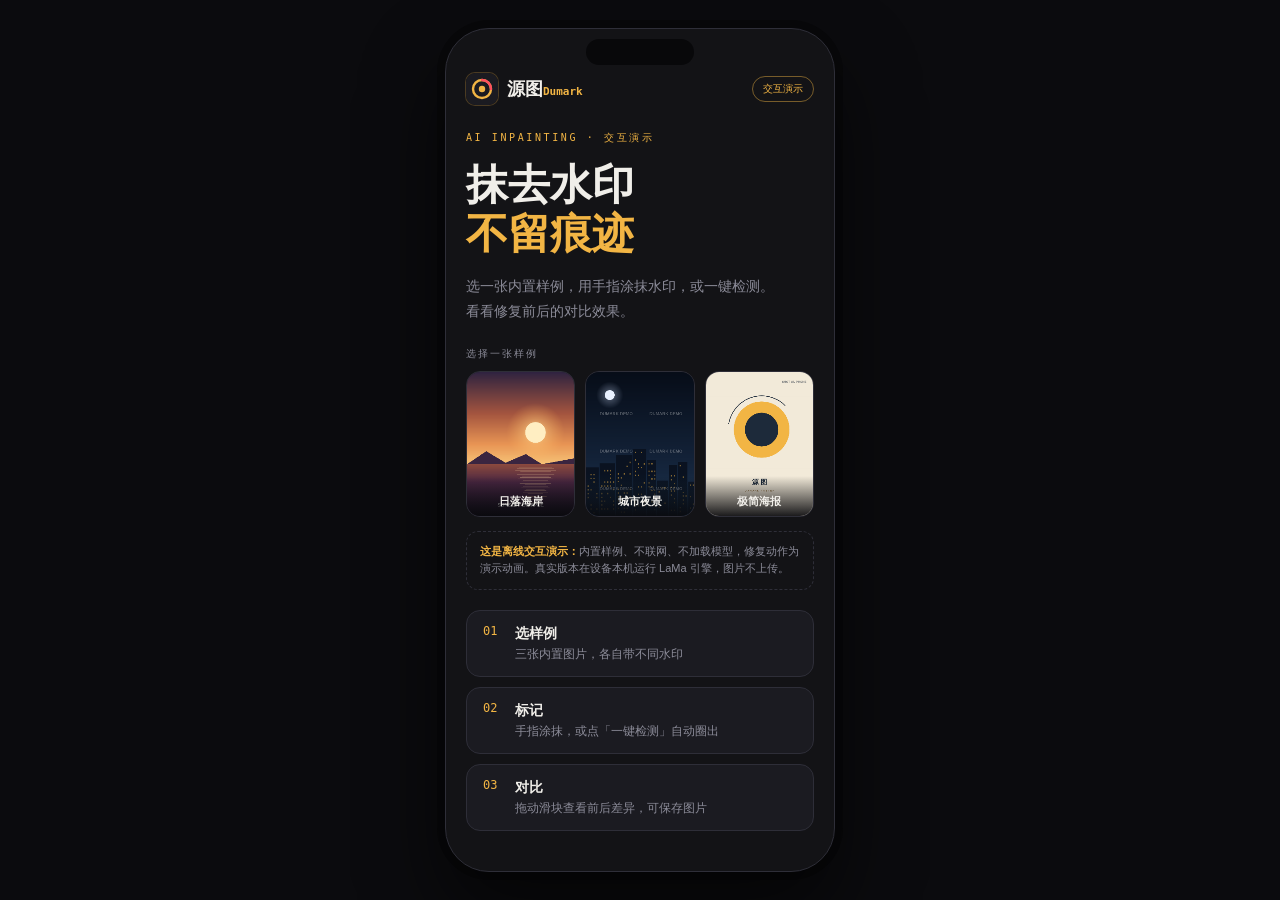
<file: dumark-demo.html>
<!DOCTYPE html>
<html lang="zh-CN">
<head>
<meta charset="UTF-8">
<meta name="viewport" content="width=device-width, initial-scale=1.0, maximum-scale=1.0, user-scalable=no, viewport-fit=cover">
<title>源图 Dumark · 交互演示</title>
<meta name="description" content="源图 Dumark 手机版交互演示：选样例、涂抹水印、查看修复前后对比。单文件离线可分享。">
<link rel="icon" href="data:image/svg+xml,%3Csvg xmlns='http://www.w3.org/2000/svg' viewBox='0 0 32 32'%3E%3Crect width='32' height='32' rx='9' fill='%23131316'/%3E%3Ccircle cx='16' cy='16' r='9' fill='none' stroke='%23f2b544' stroke-width='2.4'/%3E%3Ccircle cx='16' cy='16' r='3.2' fill='%23f2b544'/%3E%3Cpath d='M16 7a9 9 0 0 1 9 9' stroke='%23ff4f5e' stroke-width='2.4' fill='none' stroke-linecap='round'/%3E%3C/svg%3E">
<style>
:root {
  --bg:#131316; --surface:#1b1b21; --surface2:#222229; --border:#2e2e38;
  --text:#f0eee9; --muted:#8b8b98; --accent:#f2b544; --accent-deep:#d99a22;
  --mask:#ff4f5e; --ok:#3ddc97;
  --serif:"Noto Serif SC","Source Han Serif SC","Songti SC","SimSun",serif;
  --sans:-apple-system,"PingFang SC","Microsoft YaHei","Noto Sans SC",sans-serif;
  --mono:"SFMono-Regular",Consolas,"Space Mono",monospace;
}
*{box-sizing:border-box;margin:0;padding:0;-webkit-tap-highlight-color:transparent}
html,body{height:100%}
body{background:#0b0b0e;color:var(--text);font-family:var(--sans);display:flex;align-items:center;justify-content:center;overflow:hidden}
.hidden{display:none!important}
button{font-family:var(--sans);color:inherit;cursor:pointer}

/* 手机壳 */
.phone{position:relative;width:390px;height:844px;max-height:calc(100vh - 32px);background:var(--bg);border:1px solid var(--border);border-radius:44px;box-shadow:0 40px 80px rgba(0,0,0,.6),0 0 0 8px #08080a;overflow:hidden}
.phone::before{content:"";position:absolute;top:10px;left:50%;transform:translateX(-50%);width:108px;height:26px;background:#08080a;border-radius:14px;z-index:90}
.app{position:relative;width:100%;height:100%;overflow:hidden}
@media (max-width:600px),(max-height:700px){
  body{display:block;background:var(--bg)}
  .phone{width:100%;height:100dvh;max-height:none;border:none;border-radius:0;box-shadow:none}
  .phone::before{display:none}
}

/* 屏幕 */
.screen{position:absolute;inset:0;display:none;flex-direction:column}
.screen.active{display:flex;animation:fade .28s cubic-bezier(.2,.8,.2,1)}
@keyframes fade{from{opacity:0;transform:translateY(10px)}to{opacity:1;transform:none}}

/* 首页 */
.mhead{display:flex;align-items:center;justify-content:space-between;padding:44px 20px 12px;flex-shrink:0}
.brand{display:flex;align-items:center;gap:9px;font-weight:700;font-size:18px}
.brand svg{width:32px;height:32px;border-radius:9px;box-shadow:0 0 0 1px rgba(242,181,68,.25)}
.brand em{font-style:normal;font-family:var(--mono);font-size:11px;color:var(--accent)}
.pill{font-family:var(--mono);font-size:10px;color:var(--accent);border:1px solid rgba(242,181,68,.45);border-radius:999px;padding:5px 10px}
.scroll{flex:1;overflow-y:auto;-webkit-overflow-scrolling:touch;padding:14px 20px calc(26px + env(safe-area-inset-bottom))}
.kicker{font-family:var(--mono);font-size:10px;letter-spacing:.26em;color:var(--accent);margin-bottom:16px}
.mtitle{font-family:var(--serif);font-weight:900;font-size:42px;line-height:1.16}
.mtitle span{color:var(--accent)}
.msub{margin-top:16px;color:var(--muted);font-size:14px;line-height:1.75}
.sec-label{font-family:var(--mono);font-size:10px;letter-spacing:.2em;color:var(--muted);text-transform:uppercase;margin:24px 0 10px}
.samples{display:grid;grid-template-columns:repeat(3,1fr);gap:10px}
.sample{position:relative;padding:0;border:1px solid var(--border);border-radius:14px;overflow:hidden;background:var(--surface);transition:transform .12s,border-color .15s}
.sample:active{transform:scale(.96);border-color:var(--accent)}
.sample canvas{display:block;width:100%;aspect-ratio:3/4;object-fit:cover}
.sample span{position:absolute;left:0;right:0;bottom:0;padding:18px 8px 7px;font-size:11px;font-weight:700;text-align:center;background:linear-gradient(transparent,rgba(9,9,12,.92))}
.note{margin-top:14px;padding:11px 13px;border:1px dashed var(--border);border-radius:12px;font-size:11px;color:var(--muted);line-height:1.6}
.note b{color:var(--accent);font-weight:700}
.steps{list-style:none;counter-reset:s;margin-top:20px;display:flex;flex-direction:column;gap:10px}
.steps li{counter-increment:s;position:relative;padding:13px 16px 13px 48px;background:var(--surface);border:1px solid var(--border);border-radius:14px}
.steps li::before{content:"0"counter(s);position:absolute;left:16px;top:13px;font-family:var(--mono);font-size:12px;color:var(--accent)}
.steps li b{font-size:14px}
.steps li span{display:block;color:var(--muted);font-size:12px;margin-top:3px}

/* 编辑器 */
.ebar{display:flex;align-items:center;justify-content:space-between;padding:46px 14px 10px;flex-shrink:0;gap:8px}
.ebar-title{font-size:14px;font-weight:700}
.ebar-actions{display:flex;gap:6px}
.icon-btn{width:38px;height:38px;display:grid;place-items:center;background:var(--surface);border:1px solid var(--border);border-radius:12px;color:var(--text);cursor:pointer}
.icon-btn:active{background:var(--surface2);border-color:var(--accent)}
.icon-btn svg{width:19px;height:19px}
.stage{position:relative;flex:1;min-height:0;margin:0 10px;border:1px solid var(--border);border-radius:16px;overflow:hidden;touch-action:none;
  background:linear-gradient(45deg,#1a1a1f 25%,transparent 25%) -12px 0,linear-gradient(-45deg,#1a1a1f 25%,transparent 25%) -12px 0,
  linear-gradient(45deg,transparent 75%,#1a1a1f 75%),linear-gradient(-45deg,transparent 75%,#1a1a1f 75%);
  background-size:24px 24px;background-color:#151518}
.stage canvas{position:absolute;top:50%;left:50%;transform:translate(-50%,-50%)}
#maskCanvas{opacity:.55}
#cursorCanvas{pointer-events:none;z-index:5}
.toolbar{flex-shrink:0;padding:14px 16px calc(14px + env(safe-area-inset-bottom));background:var(--surface);border-top:1px solid var(--border);border-radius:18px 18px 0 0;margin-top:10px}
.tool-row{display:flex;align-items:center;gap:8px;margin-bottom:10px}
.tool{padding:8px 16px;border-radius:10px;border:1px solid var(--border);background:var(--surface2);color:var(--muted);font-size:13px;font-weight:700}
.tool.active{background:var(--accent);border-color:var(--accent);color:#131316}
.size-row{flex:1;display:flex;align-items:center;gap:8px}
.size-row b{font-family:var(--mono);font-size:11px;min-width:22px;text-align:right}
input[type=range]{flex:1;appearance:none;height:4px;background:var(--border);border-radius:2px;outline:none}
input[type=range]::-webkit-slider-thumb{appearance:none;width:18px;height:18px;border-radius:50%;background:var(--accent)}
.action-row{display:flex;gap:10px}
.btn-primary,.btn-ghost{flex:1;padding:14px 0;border-radius:12px;font-size:15px;font-weight:700;border:1px solid transparent}
.btn-primary{background:var(--accent);color:#131316}
.btn-primary:active{background:var(--accent-deep)}
.btn-primary:disabled{background:var(--border);color:var(--muted);cursor:not-allowed}
.btn-ghost{background:transparent;border-color:var(--border);color:var(--text)}
.btn-ghost:active{border-color:var(--accent);color:var(--accent)}
.hint{margin-top:10px;font-size:11px;color:var(--muted);text-align:center;line-height:1.5}
.hint.ok{color:var(--ok)}
.hint.err{color:var(--mask)}

/* 加载 */
.loading{position:absolute;inset:0;z-index:60;display:flex;align-items:center;justify-content:center;background:rgba(10,10,13,.66);backdrop-filter:blur(3px)}
.loading-box{width:240px;padding:20px;background:var(--surface);border:1px solid var(--border);border-radius:14px}
.bar{height:4px;border-radius:2px;background:var(--border);overflow:hidden}
.bar i{display:block;height:100%;width:0;background:var(--accent);transition:width .2s}
.loading-box p{margin-top:12px;font-family:var(--mono);font-size:11px;color:var(--muted);text-align:center}

/* 结果 */
.result{position:absolute;inset:0;z-index:40;display:flex;flex-direction:column;justify-content:center;padding:92px 18px calc(26px + env(safe-area-inset-bottom));background:rgba(13,13,16,.95);backdrop-filter:blur(8px)}
.result-head{text-align:center;margin-bottom:18px}
.result-head h2{font-family:var(--serif);font-weight:900;font-size:27px;margin-top:10px}
.result-sub{margin-top:8px;font-size:12px;color:var(--muted)}
.cmp{--clip:50%;position:relative;width:100%;max-height:52vh;margin:0 auto;border-radius:16px;overflow:hidden;border:1px solid var(--border);background:#0e0e11;touch-action:none}
.cmp canvas{position:absolute;inset:0;width:100%;height:100%;object-fit:contain}
.cmp-after{position:absolute;inset:0;clip-path:inset(0 0 0 var(--clip))}
.cmp-handle{position:absolute;top:0;bottom:0;left:var(--clip);width:2px;background:var(--accent);pointer-events:none}
.cmp-handle span{position:absolute;top:50%;left:50%;transform:translate(-50%,-50%);width:34px;height:34px;border-radius:50%;background:var(--accent);box-shadow:0 4px 14px rgba(0,0,0,.5)}
.cmp-handle span::before{content:"◂ ▸";position:absolute;inset:0;display:grid;place-items:center;font-size:10px;color:#131316;letter-spacing:-1px}
.cmp-tag{position:absolute;bottom:10px;font-family:var(--mono);font-size:9px;letter-spacing:.12em;padding:4px 8px;border-radius:6px;background:rgba(0,0,0,.55)}
.cmp-tag.left{left:10px}
.cmp-tag.right{right:10px;color:var(--accent)}
.result-actions{display:flex;gap:10px;margin-top:20px}
.result-actions .btn-primary,.result-actions .btn-ghost{padding:15px 0}
</style>
</head>
<body>
<div class="phone">
  <div class="app">

    <!-- 首页 -->
    <section class="screen active" id="screenHome">
      <header class="mhead">
        <div class="brand">
          <svg viewBox="0 0 32 32" aria-hidden="true"><rect width="32" height="32" rx="9" fill="#1b1b21"/><circle cx="16" cy="16" r="9" fill="none" stroke="#f2b544" stroke-width="2.4"/><circle cx="16" cy="16" r="3.2" fill="#f2b544"/><path d="M16 7a9 9 0 0 1 9 9" stroke="#ff4f5e" stroke-width="2.4" fill="none" stroke-linecap="round"/></svg>
          <span>源图<em>Dumark</em></span>
        </div>
        <span class="pill">交互演示</span>
      </header>

      <div class="scroll">
        <p class="kicker">AI INPAINTING · 交互演示</p>
        <h1 class="mtitle">抹去水印<br><span>不留痕迹</span></h1>
        <p class="msub">选一张内置样例，用手指涂抹水印，或一键检测。<br>看看修复前后的对比效果。</p>

        <p class="sec-label">选择一张样例</p>
        <div class="samples" id="samples"></div>

        <div class="note">
          <b>这是离线交互演示：</b>内置样例、不联网、不加载模型，修复动作为演示动画。真实版本在设备本机运行 LaMa 引擎，图片不上传。
        </div>

        <ol class="steps">
          <li><b>选样例</b><span>三张内置图片，各自带不同水印</span></li>
          <li><b>标记</b><span>手指涂抹，或点「一键检测」自动圈出</span></li>
          <li><b>对比</b><span>拖动滑块查看前后差异，可保存图片</span></li>
        </ol>
      </div>
    </section>

    <!-- 编辑器 -->
    <section class="screen" id="screenEditor">
      <header class="ebar">
        <button class="icon-btn" id="btnBack" aria-label="返回">
          <svg viewBox="0 0 24 24" fill="none" stroke="currentColor" stroke-width="2"><path d="M15 5l-7 7 7 7"/></svg>
        </button>
        <p class="ebar-title" id="editorTitle">涂抹水印</p>
        <div class="ebar-actions">
          <button class="icon-btn" id="btnUndo" aria-label="撤销">
            <svg viewBox="0 0 24 24" fill="none" stroke="currentColor" stroke-width="2"><path d="M9 7L4 12l5 5"/><path d="M4 12h9a6 6 0 010 12h-1"/></svg>
          </button>
          <button class="icon-btn" id="btnClear" aria-label="清空">
            <svg viewBox="0 0 24 24" fill="none" stroke="currentColor" stroke-width="2"><path d="M4 7h16M9 7V4h6v3m-8 0l1 13h8l1-13"/></svg>
          </button>
        </div>
      </header>

      <div class="stage" id="stage">
        <canvas id="imgCanvas"></canvas>
        <canvas id="maskCanvas"></canvas>
        <canvas id="cursorCanvas"></canvas>
      </div>

      <div class="toolbar">
        <div class="tool-row">
          <button class="tool active" id="btnBrush">画笔</button>
          <button class="tool" id="btnEraser">橡皮</button>
          <div class="size-row">
            <input type="range" id="brushSize" min="24" max="140" value="64" aria-label="笔刷大小">
            <b id="sizeVal">64</b>
          </div>
        </div>
        <div class="action-row">
          <button class="btn-ghost" id="btnDetect">✦ 一键检测</button>
          <button class="btn-primary" id="btnRepair" disabled>开始修复</button>
        </div>
        <p class="hint" id="hint">用手指涂抹水印区域，或点「一键检测」</p>
      </div>

      <div class="loading hidden" id="loading">
        <div class="loading-box">
          <div class="bar"><i id="progressFill"></i></div>
          <p id="loadingText">正在修复…</p>
        </div>
      </div>

      <div class="result hidden" id="result">
        <div class="result-head">
          <p class="kicker" style="margin:0">RESULT · 演示效果</p>
          <h2>水印已修复</h2>
          <p class="result-sub" id="resultSub">左右拖动滑块，对比修复前后</p>
        </div>
        <div class="cmp" id="cmp">
          <canvas id="cmpOrig"></canvas>
          <div class="cmp-after" id="cmpAfter"><canvas id="cmpAfterCanvas"></canvas></div>
          <div class="cmp-handle"><span></span></div>
          <span class="cmp-tag left">修复前</span>
          <span class="cmp-tag right">修复后</span>
        </div>
        <div class="result-actions">
          <button class="btn-primary" id="btnSave">保存图片</button>
          <button class="btn-ghost" id="btnAgain">换一张样例</button>
        </div>
      </div>
    </section>

  </div>
</div>

<script>
/* 源图 Dumark · 单文件交互演示
 * 内置三张样例（干净底图 + 带水印图），修复过程为演示动画；
 * 不加载模型、不联网，可直接分享该 HTML 文件。
 */
(function () {
  'use strict';
  var W = 960, H = 1280;

  var el = {
    home: document.getElementById('screenHome'),
    editor: document.getElementById('screenEditor'),
    samples: document.getElementById('samples'),
    stage: document.getElementById('stage'),
    img: document.getElementById('imgCanvas'),
    mask: document.getElementById('maskCanvas'),
    cursor: document.getElementById('cursorCanvas'),
    title: document.getElementById('editorTitle'),
    hint: document.getElementById('hint'),
    brushSize: document.getElementById('brushSize'),
    sizeVal: document.getElementById('sizeVal'),
    repair: document.getElementById('btnRepair'),
    loading: document.getElementById('loading'),
    progress: document.getElementById('progressFill'),
    loadingText: document.getElementById('loadingText'),
    result: document.getElementById('result'),
    resultSub: document.getElementById('resultSub'),
    cmp: document.getElementById('cmp'),
    cmpOrig: document.getElementById('cmpOrig'),
    cmpAfter: document.getElementById('cmpAfterCanvas'),
  };
  var imgCtx = el.img.getContext('2d', { willReadFrequently: true });
  var maskCtx = el.mask.getContext('2d', { willReadFrequently: true });
  var curCtx = el.cursor.getContext('2d');

  var state = {
    sample: null, mode: 'brush', brush: 64, painting: false, last: null,
    undo: [], busy: false, resultCanvas: null, scale: 1
  };

  /* ── 样例生成 ── */
  function newCanvas(w, h) {
    var c = document.createElement('canvas');
    c.width = w; c.height = h;
    return c;
  }
  function copyCanvas(src) {
    var c = newCanvas(src.width, src.height);
    c.getContext('2d').drawImage(src, 0, 0);
    return c;
  }
  function watermarkText(ctx, text, x, y, size, alpha) {
    ctx.save();
    ctx.globalAlpha = alpha;
    ctx.fillStyle = '#ffffff';
    ctx.font = 'bold ' + size + 'px "Microsoft YaHei", sans-serif';
    ctx.textAlign = 'center';
    ctx.shadowColor = 'rgba(0,0,0,.35)';
    ctx.shadowBlur = 6;
    ctx.fillText(text, x, y);
    var w = ctx.measureText(text).width;
    ctx.restore();
    return { x: Math.round(x - w / 2) - 14, y: Math.round(y - size) - 8, w: Math.round(w) + 28, h: Math.round(size * 1.35) + 12 };
  }

  function sceneSunset() {
    var clean = newCanvas(W, H), ctx = clean.getContext('2d');
    var sky = ctx.createLinearGradient(0, 0, 0, H * 0.64);
    sky.addColorStop(0, '#2f2340');
    sky.addColorStop(0.45, '#a4553f');
    sky.addColorStop(0.78, '#e89454');
    sky.addColorStop(1, '#f7c377');
    ctx.fillStyle = sky; ctx.fillRect(0, 0, W, H * 0.64);
    var glow = ctx.createRadialGradient(W * 0.64, H * 0.42, 10, W * 0.64, H * 0.42, 260);
    glow.addColorStop(0, 'rgba(255,232,170,.95)');
    glow.addColorStop(0.4, 'rgba(255,200,120,.45)');
    glow.addColorStop(1, 'rgba(255,180,90,0)');
    ctx.fillStyle = glow; ctx.fillRect(0, H * 0.1, W, H * 0.55);
    ctx.fillStyle = '#ffeec2';
    ctx.beginPath(); ctx.arc(W * 0.64, H * 0.42, 92, 0, Math.PI * 2); ctx.fill();
    ctx.fillStyle = '#3a2540';
    ctx.beginPath();
    ctx.moveTo(0, H * 0.64);
    ctx.lineTo(W * 0.18, H * 0.55); ctx.lineTo(W * 0.36, H * 0.63);
    ctx.lineTo(W * 0.55, H * 0.57); ctx.lineTo(W * 0.7, H * 0.64);
    ctx.lineTo(W, H * 0.6); ctx.lineTo(W, H * 0.64); ctx.closePath(); ctx.fill();
    var sea = ctx.createLinearGradient(0, H * 0.64, 0, H);
    sea.addColorStop(0, '#8c4a3e');
    sea.addColorStop(0.35, '#4a2742');
    sea.addColorStop(1, '#20182c');
    ctx.fillStyle = sea; ctx.fillRect(0, H * 0.64, W, H * 0.36);
    ctx.save();
    ctx.globalAlpha = 0.35; ctx.fillStyle = '#ffd9a0';
    for (var i = 0; i < 26; i++) {
      var y = H * 0.66 + i * 13;
      var w = 300 - i * 9 + (i % 3) * 40;
      ctx.fillRect(W * 0.64 - w / 2, y, w, 4);
    }
    ctx.restore();
    return clean;
  }

  function sceneCity() {
    var clean = newCanvas(W, H), ctx = clean.getContext('2d');
    var bg = ctx.createLinearGradient(0, 0, 0, H);
    bg.addColorStop(0, '#070d18');
    bg.addColorStop(0.6, '#132238');
    bg.addColorStop(1, '#1d3450');
    ctx.fillStyle = bg; ctx.fillRect(0, 0, W, H);
    var moon = ctx.createRadialGradient(W * 0.22, H * 0.16, 4, W * 0.22, H * 0.16, 120);
    moon.addColorStop(0, 'rgba(232,240,255,.95)');
    moon.addColorStop(0.35, 'rgba(210,225,255,.25)');
    moon.addColorStop(1, 'rgba(200,220,255,0)');
    ctx.fillStyle = moon; ctx.fillRect(0, 0, W * 0.45, H * 0.4);
    ctx.fillStyle = '#e9f1ff';
    ctx.beginPath(); ctx.arc(W * 0.22, H * 0.16, 44, 0, Math.PI * 2); ctx.fill();
    var x = 0, seed = 7;
    while (x < W) {
      seed = (seed * 9301 + 49297) % 233280;
      var bw = 70 + (seed / 233280) * 90;
      seed = (seed * 9301 + 49297) % 233280;
      var bh = 220 + (seed / 233280) * 380;
      var top = H - bh;
      ctx.fillStyle = '#0a1220';
      ctx.fillRect(x, top, bw, bh);
      ctx.fillStyle = 'rgba(242,181,68,.55)';
      for (var wy = top + 24; wy < H - 30; wy += 34) {
        for (var wx = x + 14; wx < x + bw - 10; wx += 26) {
          seed = (seed * 9301 + 49297) % 233280;
          if (seed / 233280 > 0.55) ctx.fillRect(wx, wy, 10, 13);
        }
      }
      x += bw + 8;
    }
    var fog = ctx.createLinearGradient(0, H * 0.7, 0, H);
    fog.addColorStop(0, 'rgba(30,60,90,0)');
    fog.addColorStop(1, 'rgba(30,70,110,.45)');
    ctx.fillStyle = fog; ctx.fillRect(0, H * 0.7, W, H * 0.3);
    return clean;
  }

  function scenePoster() {
    var clean = newCanvas(W, H), ctx = clean.getContext('2d');
    ctx.fillStyle = '#f2ead9'; ctx.fillRect(0, 0, W, H);
    ctx.strokeStyle = 'rgba(28,38,52,.1)'; ctx.lineWidth = 2;
    for (var i = 1; i < 6; i++) {
      ctx.beginPath(); ctx.moveTo(0, H * i / 6); ctx.lineTo(W, H * i / 6); ctx.stroke();
      ctx.beginPath(); ctx.moveTo(W * i / 6, 0); ctx.lineTo(W * i / 6, H); ctx.stroke();
    }
    ctx.fillStyle = '#f2b544';
    ctx.beginPath(); ctx.arc(W * 0.52, H * 0.4, 250, 0, Math.PI * 2); ctx.fill();
    ctx.fillStyle = '#1d2a3a';
    ctx.beginPath(); ctx.arc(W * 0.52, H * 0.4, 150, 0, Math.PI * 2); ctx.fill();
    ctx.strokeStyle = '#1d2a3a'; ctx.lineWidth = 6;
    ctx.beginPath(); ctx.arc(W * 0.52, H * 0.4, 300, Math.PI * 1.05, Math.PI * 1.75); ctx.stroke();
    ctx.fillStyle = '#1d2a3a';
    ctx.font = '900 60px "Noto Serif SC","Songti SC",serif';
    ctx.textAlign = 'center';
    ctx.fillText('源 图', W * 0.5, H * 0.78);
    ctx.fillStyle = '#8b6a3a';
    ctx.font = '500 22px "Microsoft YaHei",sans-serif';
    ctx.fillText('D U M A R K   P O S T E R', W * 0.5, H * 0.83);
    return clean;
  }

  function buildSamples() {
    var defs = [
      {
        key: 'sunset', name: '日落海岸', kind: '文字水印',
        scene: sceneSunset,
        marks: function (ctx) {
          return [watermarkText(ctx, 'SUNSET · SAMPLE', W / 2, H * 0.935, 46, 0.88)];
        }
      },
      {
        key: 'city', name: '城市夜景', kind: '平铺水印',
        scene: sceneCity,
        marks: function (ctx) {
          var out = [], rows = [H * 0.3, H * 0.56, H * 0.82];
          for (var r = 0; r < rows.length; r++) {
            for (var c = 0; c < 2; c++) {
              out.push(watermarkText(ctx, 'DUMARK DEMO', W * (0.28 + c * 0.46), rows[r], 38, 0.28));
            }
          }
          return out;
        }
      },
      {
        key: 'poster', name: '极简海报', kind: '角标水印',
        scene: scenePoster,
        marks: function (ctx) {
          var m = watermarkText(ctx, '© DUMARK 2026', W * 0.5, H * 0.955, 34, 0.6);
          ctx.save();
          ctx.globalAlpha = 0.5; ctx.fillStyle = '#1d2a3a';
          ctx.font = 'bold 26px "Microsoft YaHei",sans-serif'; ctx.textAlign = 'right';
          ctx.fillText('SHOT ON PHONE', W - 60, 96);
          ctx.restore();
          var w2 = 330, h2 = 54;
          return [m, { x: W - 60 - w2, y: 96 - 34, w: w2, h: h2 }];
        }
      }
    ];

    return defs.map(function (d) {
      var clean = d.scene();
      var painted = copyCanvas(clean);
      var marks = d.marks(painted.getContext('2d'));
      return { key: d.key, name: d.name, kind: d.kind, clean: clean, painted: painted, marks: marks };
    });
  }

  var samples = buildSamples();

  /* 首页样例卡片 */
  samples.forEach(function (s) {
    var btn = document.createElement('button');
    btn.className = 'sample';
    btn.type = 'button';
    var pv = document.createElement('canvas');
    pv.width = 240; pv.height = 320;
    var pctx = pv.getContext('2d');
    var k = Math.max(240 / s.painted.width, 320 / s.painted.height);
    var dw = s.painted.width * k, dh = s.painted.height * k;
    pctx.drawImage(s.painted, (240 - dw) / 2, (320 - dh) / 2, dw, dh);
    var label = document.createElement('span');
    label.textContent = s.name;
    btn.appendChild(pv); btn.appendChild(label);
    btn.addEventListener('click', function () { openSample(s); });
    el.samples.appendChild(btn);
  });

  /* ── 屏幕切换 ── */
  function show(name) {
    el.home.classList.toggle('active', name === 'home');
    el.editor.classList.toggle('active', name === 'editor');
  }

  /* ── 编辑器 ── */
  function fitStage() {
    var r = el.stage.getBoundingClientRect();
    if (!r.width || !el.img.width) return;
    var s = Math.min((r.width - 20) / el.img.width, (r.height - 20) / el.img.height, 1);
    state.scale = s;
    [el.img, el.mask, el.cursor].forEach(function (c) {
      c.style.width = Math.round(el.img.width * s) + 'px';
      c.style.height = Math.round(el.img.height * s) + 'px';
    });
  }

  function openSample(s) {
    state.sample = s;
    state.resultCanvas = null;
    state.undo.length = 0;
    state.painting = false;
    el.result.classList.add('hidden');
    el.title.textContent = '涂抹水印';
    show('editor');
    [el.img, el.mask, el.cursor].forEach(function (c) { c.width = W; c.height = H; });
    imgCtx.drawImage(s.painted, 0, 0);
    maskCtx.clearRect(0, 0, W, H);
    curCtx.clearRect(0, 0, W, H);
    setHint('用手指涂抹水印区域，或点「一键检测」');
    updateRepairBtn(false);
    requestAnimationFrame(fitStage);
  }

  function pos(e) {
    var rect = el.mask.getBoundingClientRect();
    return {
      x: (e.clientX - rect.left) * (el.mask.width / rect.width),
      y: (e.clientY - rect.top) * (el.mask.height / rect.height)
    };
  }

  function paintDot(p) {
    var eraser = state.mode === 'eraser';
    maskCtx.save();
    maskCtx.globalCompositeOperation = eraser ? 'destination-out' : 'source-over';
    maskCtx.fillStyle = '#ff4f5e';
    maskCtx.beginPath();
    maskCtx.arc(p.x, p.y, state.brush / 2, 0, Math.PI * 2);
    maskCtx.fill();
    maskCtx.restore();
  }

  function stroke(a, b) {
    var eraser = state.mode === 'eraser';
    maskCtx.save();
    maskCtx.globalCompositeOperation = eraser ? 'destination-out' : 'source-over';
    maskCtx.strokeStyle = '#ff4f5e';
    maskCtx.lineWidth = state.brush;
    maskCtx.lineCap = 'round';
    maskCtx.lineJoin = 'round';
    maskCtx.beginPath();
    maskCtx.moveTo(a.x, a.y);
    maskCtx.lineTo(b.x, b.y);
    maskCtx.stroke();
    maskCtx.restore();
  }

  function drawCursor(p) {
    curCtx.clearRect(0, 0, W, H);
    curCtx.strokeStyle = state.mode === 'eraser' ? '#3ddc97' : '#ff4f5e';
    curCtx.lineWidth = 2 / Math.max(state.scale, 0.2);
    curCtx.beginPath();
    curCtx.arc(p.x, p.y, state.brush / 2, 0, Math.PI * 2);
    curCtx.stroke();
  }

  function hasMaskPixels() {
    var d = maskCtx.getImageData(0, 0, W, H).data;
    for (var i = 3; i < d.length; i += 32) if (d[i] > 0) return true;
    return false;
  }

  function pushUndo() {
    if (state.undo.length >= 10) state.undo.shift();
    state.undo.push(maskCtx.getImageData(0, 0, W, H));
  }

  function updateRepairBtn(force) {
    var has = typeof force === 'boolean' ? force : hasMaskPixels();
    el.repair.disabled = !has || state.busy;
  }

  el.stage.addEventListener('pointerdown', function (e) {
    if (state.busy || !state.sample) return;
    state.painting = true;
    el.stage.setPointerCapture(e.pointerId);
    pushUndo();
    var p = pos(e);
    state.last = p;
    paintDot(p);
    updateRepairBtn();
  });
  el.stage.addEventListener('pointermove', function (e) {
    if (!state.sample) return;
    var p = pos(e);
    drawCursor(p);
    if (state.painting) { stroke(state.last, p); state.last = p; updateRepairBtn(); }
  });
  ['pointerup', 'pointercancel', 'pointerleave'].forEach(function (ev) {
    el.stage.addEventListener(ev, function () { state.painting = false; });
  });
  window.addEventListener('resize', fitStage);

  document.getElementById('btnBrush').addEventListener('click', function () {
    state.mode = 'brush';
    this.classList.add('active');
    document.getElementById('btnEraser').classList.remove('active');
  });
  document.getElementById('btnEraser').addEventListener('click', function () {
    state.mode = 'eraser';
    this.classList.add('active');
    document.getElementById('btnBrush').classList.remove('active');
  });
  el.brushSize.addEventListener('input', function () {
    state.brush = +this.value;
    el.sizeVal.textContent = this.value;
  });
  document.getElementById('btnUndo').addEventListener('click', function () {
    var prev = state.undo.pop();
    if (prev) { maskCtx.putImageData(prev, 0, 0); updateRepairBtn(); }
  });
  document.getElementById('btnClear').addEventListener('click', function () {
    pushUndo();
    maskCtx.clearRect(0, 0, W, H);
    updateRepairBtn(false);
  });
  document.getElementById('btnBack').addEventListener('click', function () {
    el.result.classList.add('hidden');
    show('home');
  });
  document.getElementById('btnAgain').addEventListener('click', function () {
    el.result.classList.add('hidden');
    show('home');
  });

  function setHint(text, cls) {
    el.hint.textContent = text;
    el.hint.className = 'hint' + (cls ? ' ' + cls : '');
  }

  /* ── 一键检测（演示：按样例已知水印位置圈选） ── */
  document.getElementById('btnDetect').addEventListener('click', function () {
    if (state.busy || !state.sample) return;
    state.busy = true;
    updateRepairBtn();
    setHint('正在检测水印…');
    pushUndo();

    setTimeout(function () {
      maskCtx.clearRect(0, 0, W, H);
      var marks = state.sample.marks;
      marks.forEach(function (m) {
        var pad = 10;
        maskCtx.save();
        maskCtx.fillStyle = '#ff4f5e';
        maskCtx.beginPath();
        var r = 18;
        var x = m.x - pad, y = m.y - pad, w = m.w + pad * 2, h = m.h + pad * 2;
        maskCtx.moveTo(x + r, y);
        maskCtx.arcTo(x + w, y, x + w, y + h, r);
        maskCtx.arcTo(x + w, y + h, x, y + h, r);
        maskCtx.arcTo(x, y + h, x, y, r);
        maskCtx.arcTo(x, y, x + w, y, r);
        maskCtx.fill();
        /* 边缘随机小笔触，模拟涂抹手感 */
        for (var i = 0; i < 8; i++) {
          var px = x + Math.random() * w;
          var py = Math.random() < 0.5 ? y + 4 + Math.random() * 8 : y + h - 4 - Math.random() * 8;
          maskCtx.beginPath();
          maskCtx.arc(px, py, 6 + Math.random() * 8, 0, Math.PI * 2);
          maskCtx.fill();
        }
        maskCtx.restore();
      });
      state.busy = false;
      updateRepairBtn(true);
      setHint('检测到 ' + marks.length + ' 处水印，已自动标记，可直接修复', 'ok');
    }, 700);
  });

  /* ── 修复（演示动画 + 按涂抹区域合成干净底图） ── */
  el.repair.addEventListener('click', function () {
    if (state.busy || !state.sample) return;
    state.busy = true;
    updateRepairBtn();
    el.loading.classList.remove('hidden');
    setProgress(0, '正在分析水印区域…');

    var steps = [
      [0.28, '正在分析水印区域…'],
      [0.62, '正在重建背景纹理…'],
      [0.9, '正在合成修复结果…']
    ];
    var t0 = performance.now(), dur = 1900;
    (function tick() {
      var p = Math.min(1, (performance.now() - t0) / dur);
      var label = steps[0][1];
      for (var i = 0; i < steps.length; i++) if (p >= steps[i][0] * 0.6) label = steps[i][1];
      setProgress(Math.round(p * 100), label);
      if (p < 1) { requestAnimationFrame(tick); return; }
      finishRepair();
    })();
  });

  function setProgress(pct, text) {
    el.progress.style.width = pct + '%';
    el.loadingText.textContent = text || '正在修复…';
  }

  function finishRepair() {
    var s = state.sample;
    var out = copyCanvas(s.painted);
    var ctx = out.getContext('2d');

    /* 干净底图 + 羽化 mask 作为 alpha，仅替换涂抹区域 */
    var patch = copyCanvas(s.clean);
    var pctx = patch.getContext('2d');
    var soft = newCanvas(W, H);
    var sctx = soft.getContext('2d');
    sctx.filter = 'blur(2px)';
    sctx.drawImage(el.mask, 0, 0);
    pctx.globalCompositeOperation = 'destination-in';
    pctx.drawImage(soft, 0, 0);
    ctx.drawImage(patch, 0, 0);

    state.resultCanvas = out;
    imgCtx.clearRect(0, 0, W, H);
    imgCtx.drawImage(out, 0, 0);

    el.loading.classList.add('hidden');
    state.busy = false;
    updateRepairBtn(false);
    setProgress(100, '');

    paintCompare(s.painted, out);
    el.resultSub.textContent = W + '×' + H + ' · 演示修复完成 · 拖动滑块对比';
    el.title.textContent = '处理结果';
    el.result.classList.remove('hidden');
    setHint('修复完成（演示），可保存图片或换一张样例', 'ok');
  }

  /* ── 驱动对比滑块 ── */
  function paintCompare(orig, result) {
    [el.cmpOrig, el.cmpAfter].forEach(function (c) { c.width = W; c.height = H; });
    el.cmpOrig.getContext('2d').drawImage(orig, 0, 0);
    el.cmpAfter.getContext('2d').drawImage(result, 0, 0);
    el.cmp.style.aspectRatio = W + ' / ' + H;
    setClip(50);
  }
  function setClip(pct) {
    el.cmp.style.setProperty('--clip', Math.max(2, Math.min(98, pct)) + '%');
  }
  (function initCompare() {
    var dragging = false;
    function move(e) {
      var r = el.cmp.getBoundingClientRect();
      setClip(((e.clientX - r.left) / r.width) * 100);
    }
    el.cmp.addEventListener('pointerdown', function (e) {
      dragging = true;
      el.cmp.setPointerCapture(e.pointerId);
      move(e);
    });
    el.cmp.addEventListener('pointermove', function (e) { if (dragging) move(e); });
    ['pointerup', 'pointercancel', 'pointerleave'].forEach(function (ev) {
      el.cmp.addEventListener(ev, function () { dragging = false; });
    });
    setClip(50);
  })();

  /* ── 保存图片 ── */
  document.getElementById('btnSave').addEventListener('click', function () {
    if (!state.resultCanvas) return;
    state.resultCanvas.toBlob(function (blob) {
      if (!blob) return;
      var a = document.createElement('a');
      a.href = URL.createObjectURL(blob);
      a.download = 'dumark-demo-' + Date.now() + '.png';
      a.click();
      setTimeout(function () { URL.revokeObjectURL(a.href); }, 4000);
    }, 'image/png');
  });

})();
</script>
</body>
</html>
</file>
